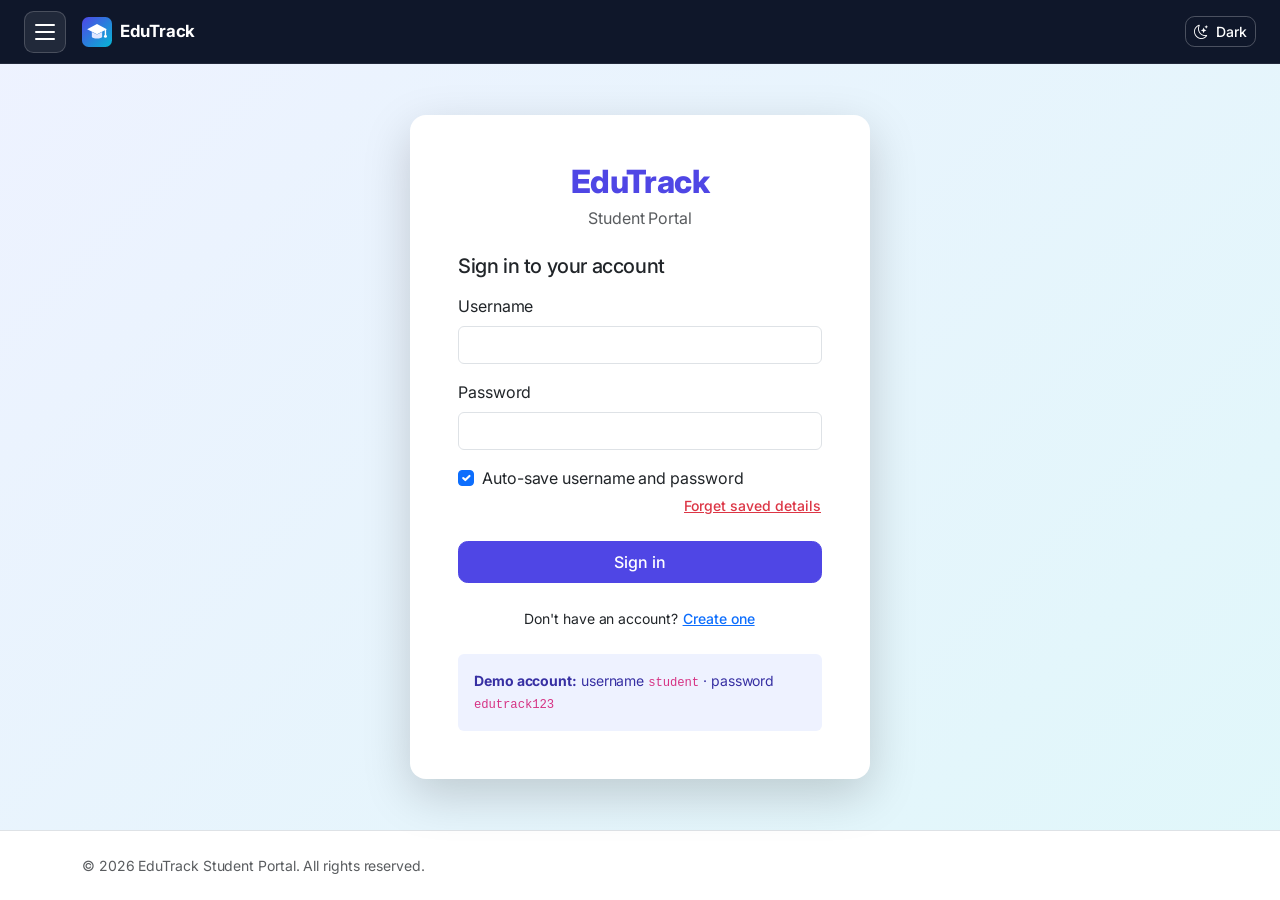
<file: chat.html>
<!DOCTYPE html>
<html lang="en">
<head>
  <meta charset="UTF-8">
  <meta name="viewport" content="width=device-width, initial-scale=1.0">
  <meta name="description" content="EduTrack chat: ask the study assistant about tasks, deadlines and course progress in course channels.">
  <meta name="keywords" content="EduTrack, chat, assistant, channels">
  <meta name="author" content="Your Name">
  <title>Chat | EduTrack</title>
  <link rel="icon" type="image/svg+xml" href="assets/logo.svg">
  <script>
    (function () {
      try {
        var t = localStorage.getItem('edutrack.theme') ||
          (window.matchMedia('(prefers-color-scheme: dark)').matches ? 'dark' : 'light');
        document.documentElement.setAttribute('data-bs-theme', t);
      } catch (e) {}
    })();
  </script>
  <link rel="stylesheet" href="https://cdn.jsdelivr.net/npm/bootstrap@5.3.3/dist/css/bootstrap.min.css">
  <link rel="stylesheet" href="https://cdn.jsdelivr.net/npm/bootstrap-icons@1.11.3/font/bootstrap-icons.min.css">
  <link rel="stylesheet" href="css/style.css">
</head>
<body data-protected="true">

  <div id="topbar"></div>

  <div class="app-shell">

    <div class="app-content">
      <main class="container-fluid px-3 px-lg-4 py-4">

        <header class="mb-4">
          <h1 class="h3 mb-1">Study Chat</h1>
          <p class="text-muted mb-0">Ask the assistant about your tasks, deadlines and progress.</p>
        </header>

        <div class="row g-3">
          <div class="col-lg-3">
            <div class="card h-100 shadow-sm">
              <div class="card-header fw-semibold">Channels</div>
              <div class="list-group list-group-flush" id="channel-list"></div>
            </div>
          </div>

          <div class="col-lg-9">
            <div class="card shadow-sm">
              <div class="card-header d-flex flex-wrap justify-content-between align-items-center gap-2">
                <div>
                  <h2 class="h6 mb-0" id="channel-title">#General</h2>
                  <small class="text-muted" id="channel-subtitle">Assistant</small>
                </div>
                <div class="d-flex gap-2">
                  <input type="search" id="chat-search" class="form-control form-control-sm"
                         placeholder="Search messages" aria-label="Search messages">
                  <button id="clear-chat" class="btn btn-outline-danger btn-sm" type="button">Clear</button>
                </div>
              </div>

              <div class="chat-thread" id="chat-thread" role="log" aria-live="polite" aria-label="Messages"></div>

              <div class="px-3 pt-2 small text-muted d-none" id="typing-indicator">Assistant is typing&hellip;</div>

              <div class="px-3 pt-2 pb-1 d-flex flex-wrap gap-2" aria-label="Quick commands">
                <button type="button" class="btn btn-outline-secondary btn-sm" data-command="/tasks">/tasks</button>
                <button type="button" class="btn btn-outline-secondary btn-sm" data-command="/progress">/progress</button>
                <button type="button" class="btn btn-outline-secondary btn-sm" data-command="/help">/help</button>
              </div>

              <form id="chat-form" class="card-footer bg-transparent">
                <div class="input-group">
                  <textarea id="chat-input" class="form-control" rows="1" maxlength="500"
                            placeholder="Type a message (Enter to send, Shift+Enter for a new line)"
                            aria-label="Message"></textarea>
                  <button class="btn btn-primary" type="submit">Send</button>
                </div>
              </form>
            </div>
          </div>
        </div>

      </main>

      <div id="site-footer"></div>
    </div>
  </div>

  <script src="https://cdn.jsdelivr.net/npm/bootstrap@5.3.3/dist/js/bootstrap.bundle.min.js"></script>
  <script src="js/data.js"></script>
  <script src="js/store.js"></script>
  <script src="js/common.js"></script>
  <script src="js/chat.js"></script>
</body>
</html>
</file>
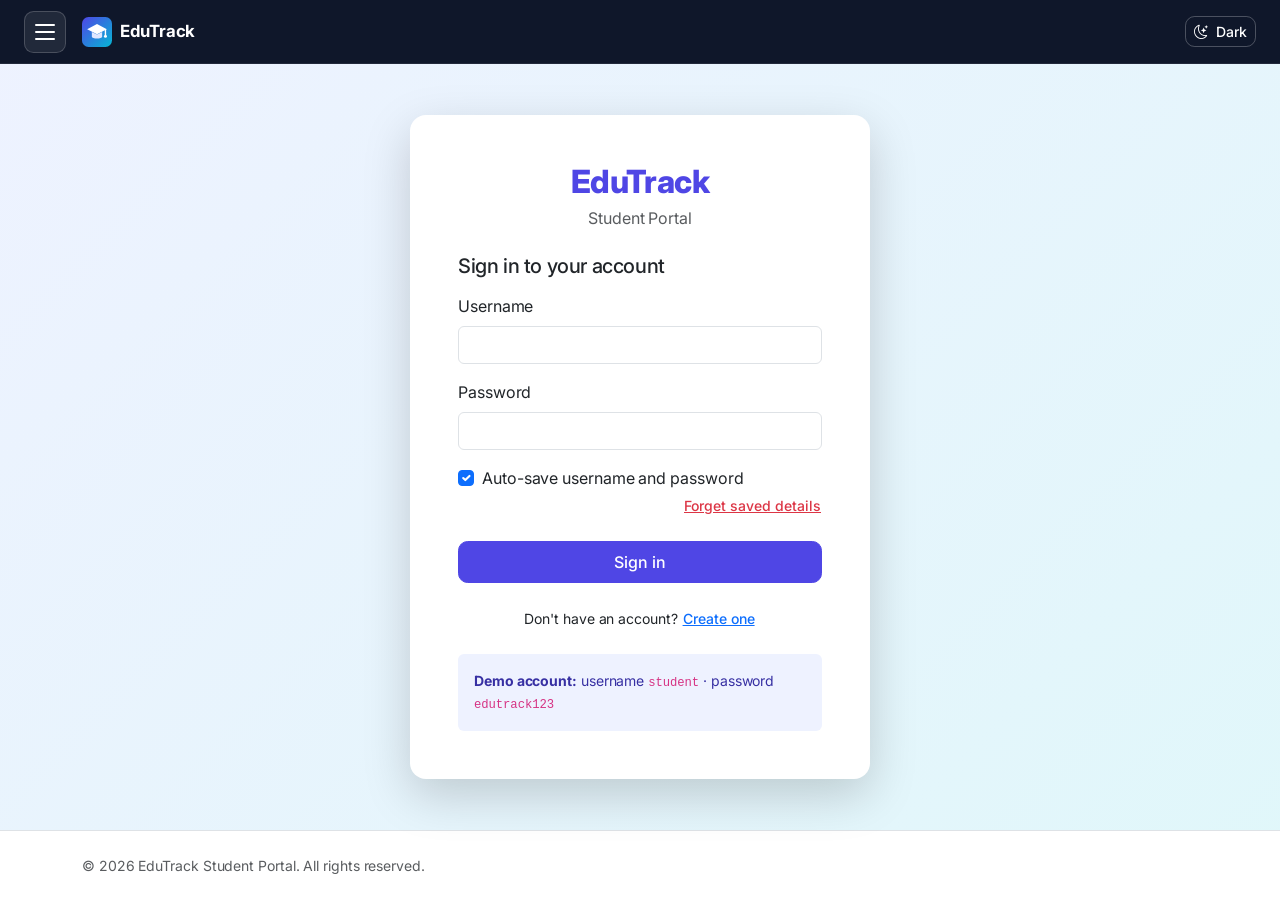
<file: courses.html>
<!DOCTYPE html>
<html lang="en">
<head>
  <meta charset="UTF-8">
  <meta name="viewport" content="width=device-width, initial-scale=1.0">
  <meta name="description" content="EduTrack course list: add, edit, delete and filter enrolled courses.">
  <meta name="keywords" content="EduTrack, courses, enrolment, progress">
  <meta name="author" content="Your Name">
  <title>Courses | EduTrack</title>
  <link rel="icon" type="image/svg+xml" href="assets/logo.svg">
  <script>
    (function () {
      try {
        var t = localStorage.getItem('edutrack.theme') ||
          (window.matchMedia('(prefers-color-scheme: dark)').matches ? 'dark' : 'light');
        document.documentElement.setAttribute('data-bs-theme', t);
      } catch (e) {}
    })();
  </script>
  <link rel="stylesheet" href="https://cdn.jsdelivr.net/npm/bootstrap@5.3.3/dist/css/bootstrap.min.css">
  <link rel="stylesheet" href="https://cdn.jsdelivr.net/npm/bootstrap-icons@1.11.3/font/bootstrap-icons.min.css">
  <link rel="stylesheet" href="css/style.css">
</head>
<body data-protected="true">

  <div id="topbar"></div>

  <div class="app-shell">

    <div class="app-content">
      <main class="container-fluid px-3 px-lg-4 py-4 page-main">

        <header class="page-header mb-4">
          <p class="eyebrow mb-1">Academics</p>
          <h1 class="h3 mb-1">Courses</h1>
          <p class="text-body-secondary mb-0">Manage the modules you are enrolled in and track your progress.</p>
        </header>

        <!-- Course navigation bar: status views, search and actions -->
        <nav class="course-subnav card shadow-sm mb-4" aria-label="Course views">
          <div class="card-body d-flex flex-column flex-xl-row gap-3 align-items-xl-center justify-content-between">
            <div class="course-pills d-flex gap-2" role="group" aria-label="Filter courses by status">
              <button type="button" class="course-pill active" data-status="all" aria-pressed="true">
                All <span class="count">0</span>
              </button>
              <button type="button" class="course-pill" data-status="In Progress" aria-pressed="false">
                In progress <span class="count">0</span>
              </button>
              <button type="button" class="course-pill" data-status="Completed" aria-pressed="false">
                Completed <span class="count">0</span>
              </button>
              <button type="button" class="course-pill" data-status="Not Started" aria-pressed="false">
                Not started <span class="count">0</span>
              </button>
            </div>

            <div class="d-flex flex-column flex-sm-row gap-2">
              <div class="input-group course-search">
                <span class="input-group-text"><i class="bi bi-search" aria-hidden="true"></i></span>
                <input type="search" id="course-search" class="form-control"
                       placeholder="Search code, title or tag" aria-label="Search courses">
              </div>
              <button type="button" class="btn btn-primary text-nowrap" id="add-course-btn">
                <i class="bi bi-plus-lg" aria-hidden="true"></i> Add course
              </button>
            </div>
          </div>
        </nav>

        <!-- Details for the chosen course -->
        <section class="card shadow-sm mb-4 d-none" id="course-detail" aria-labelledby="detail-title">
          <div class="card-body p-4">
            <div class="d-flex flex-wrap justify-content-between align-items-start gap-3 mb-3">
              <div>
                <p class="eyebrow mb-1" id="detail-code"></p>
                <h2 class="h5 mb-1" id="detail-title"></h2>
                <p class="text-body-secondary small mb-0" id="detail-meta"></p>
              </div>
              <span class="badge" id="detail-status"></span>
            </div>
            <div class="progress mb-4" id="detail-progress" role="progressbar"
                 aria-valuemin="0" aria-valuemax="100" aria-valuenow="0">
              <div class="progress-bar" id="detail-bar" style="width: 0%"></div>
            </div>
            <h3 class="h6 mb-2">Tasks for this course</h3>
            <ul class="list-group" id="detail-tasks"></ul>
          </div>
        </section>

        <p class="small text-body-secondary mb-2" id="course-count" aria-live="polite"></p>

        <section class="card shadow-sm" aria-label="Course list">
          <div class="table-responsive">
            <table class="table table-hover align-middle mb-0">
              <caption class="visually-hidden">Enrolled courses with progress, status and actions</caption>
              <thead class="table-light">
                <tr>
                  <th scope="col">Code</th>
                  <th scope="col">Course title</th>
                  <th scope="col" class="d-none d-md-table-cell">Lecturer</th>
                  <th scope="col" class="text-center d-none d-sm-table-cell">Credits</th>
                  <th scope="col">Progress</th>
                  <th scope="col">Status</th>
                  <th scope="col" class="text-end">Actions</th>
                </tr>
              </thead>
              <tbody id="course-rows"></tbody>
            </table>
          </div>
        </section>

      </main>

      <div id="site-footer"></div>
    </div>
  </div>

  <!-- Add / edit course modal -->
  <div class="modal fade" id="course-modal" tabindex="-1" aria-labelledby="course-modal-title" aria-hidden="true">
    <div class="modal-dialog modal-lg modal-dialog-centered">
      <form class="modal-content" id="course-form" novalidate>
        <div class="modal-header">
          <h2 class="modal-title h5" id="course-modal-title">Add course</h2>
          <button type="button" class="btn-close" data-bs-dismiss="modal" aria-label="Close"></button>
        </div>
        <div class="modal-body">
          <div class="row g-3">
            <div class="col-md-4">
              <label for="course-code" class="form-label">Course code</label>
              <input type="text" id="course-code" class="form-control" maxlength="12" required>
              <div class="invalid-feedback">Use 2 to 12 letters, numbers or hyphens.</div>
            </div>
            <div class="col-md-8">
              <label for="course-title" class="form-label">Course title</label>
              <input type="text" id="course-title" class="form-control" maxlength="120" required>
              <div class="invalid-feedback">Please enter a title (at least 3 characters).</div>
            </div>
            <div class="col-md-6">
              <label for="course-lecturer" class="form-label">Lecturer</label>
              <input type="text" id="course-lecturer" class="form-control" maxlength="60" required>
              <div class="invalid-feedback">Please enter the lecturer's name.</div>
            </div>
            <div class="col-md-3">
              <label for="course-credits" class="form-label">Credits</label>
              <input type="number" id="course-credits" class="form-control" min="1" max="6" step="1" required>
              <div class="invalid-feedback">Credits must be a whole number from 1 to 6.</div>
            </div>
            <div class="col-md-3">
              <label for="course-progress" class="form-label">Progress (%)</label>
              <input type="number" id="course-progress" class="form-control" min="0" max="100" step="1" required>
              <div class="invalid-feedback">Progress must be between 0 and 100.</div>
            </div>
            <div class="col-md-6">
              <label for="course-status-input" class="form-label">Status</label>
              <select id="course-status-input" class="form-select" required>
                <option value="In Progress">In Progress</option>
                <option value="Completed">Completed</option>
                <option value="Not Started">Not Started</option>
              </select>
            </div>
            <div class="col-md-6">
              <label for="course-tags" class="form-label">Tags <span class="text-muted small">(comma separated)</span></label>
              <input type="text" id="course-tags" class="form-control" placeholder="web, design">
            </div>
          </div>
        </div>
        <div class="modal-footer">
          <button type="button" class="btn btn-outline-secondary" data-bs-dismiss="modal">Cancel</button>
          <button type="submit" class="btn btn-primary" id="course-submit">Add course</button>
        </div>
      </form>
    </div>
  </div>

  <script src="https://cdn.jsdelivr.net/npm/bootstrap@5.3.3/dist/js/bootstrap.bundle.min.js"></script>
  <script src="js/data.js"></script>
  <script src="js/store.js"></script>
  <script src="js/common.js"></script>
  <script src="js/courses.js"></script>
</body>
</html>
</file>
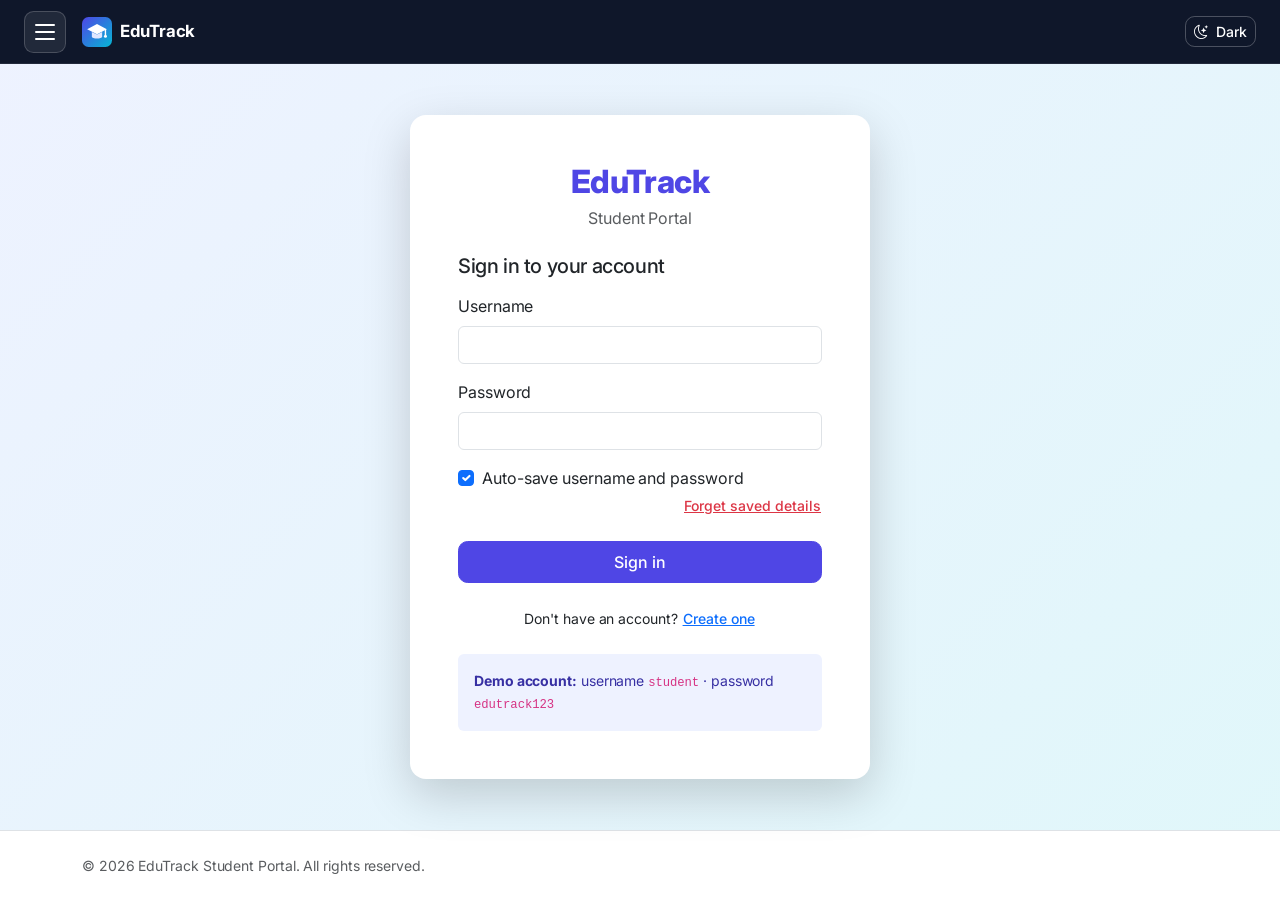
<file: login.html>
<!DOCTYPE html>
<html lang="en">
<head>
  <meta charset="UTF-8">
  <meta name="viewport" content="width=device-width, initial-scale=1.0">
  <meta name="description" content="EduTrack student portal: sign in or create an account to view your courses, tasks and progress.">
  <meta name="keywords" content="EduTrack, student portal, courses, tasks, chat">
  <meta name="author" content="Your Name">
  <title>Sign In | EduTrack Student Portal</title>
  <link rel="icon" type="image/svg+xml" href="assets/logo.svg">
  <script>
    // Apply the saved theme before first paint to avoid a flash of the wrong colours
    (function () {
      try {
        var t = localStorage.getItem('edutrack.theme') ||
          (window.matchMedia('(prefers-color-scheme: dark)').matches ? 'dark' : 'light');
        document.documentElement.setAttribute('data-bs-theme', t);
      } catch (e) {}
    })();
  </script>
  <link rel="stylesheet" href="https://cdn.jsdelivr.net/npm/bootstrap@5.3.3/dist/css/bootstrap.min.css">
  <link rel="stylesheet" href="https://cdn.jsdelivr.net/npm/bootstrap-icons@1.11.3/font/bootstrap-icons.min.css">
  <link rel="stylesheet" href="css/style.css">
</head>
<body class="auth-body">

  <div id="topbar"></div>

  <main class="container d-flex align-items-center justify-content-center py-5 flex-grow-1">
    <div class="card auth-card shadow-lg w-100">
      <div class="card-body p-4 p-md-5">

        <div class="text-center mb-4">
          <h1 class="brand-title h2 mb-1">EduTrack</h1>
          <p class="text-muted mb-0">Student Portal</p>
        </div>

        <div id="alert-box" class="alert d-none" role="alert"></div>

        <h2 id="form-heading" class="h5 mb-3">Sign in to your account</h2>

        <!-- Login form -->
        <form id="login-form" novalidate>
          <div class="mb-3">
            <label for="login-username" class="form-label">Username</label>
            <input type="text" id="login-username" class="form-control" autocomplete="username" required>
            <div class="invalid-feedback">Please enter your username.</div>
          </div>
          <div class="mb-3">
            <label for="login-password" class="form-label">Password</label>
            <input type="password" id="login-password" class="form-control" autocomplete="current-password" required>
            <div class="invalid-feedback">Please enter your password.</div>
          </div>

          <div class="form-check mb-1">
            <input class="form-check-input" type="checkbox" id="remember-me" checked>
            <label class="form-check-label" for="remember-me">Auto-save username and password</label>
          </div>
          <div class="d-flex justify-content-between align-items-center small mb-4">
            <span class="text-muted" id="autosave-status" aria-live="polite"></span>
            <button type="button" id="forget-saved" class="btn btn-link btn-sm p-0 text-danger">Forget saved details</button>
          </div>

          <button type="submit" class="btn btn-primary w-100 py-2">Sign in</button>
        </form>

        <!-- Registration form (hidden until toggled) -->
        <form id="register-form" class="d-none" novalidate>
          <div class="mb-3">
            <label for="reg-name" class="form-label">Full name</label>
            <input type="text" id="reg-name" class="form-control" autocomplete="name" required>
            <div class="invalid-feedback">Please enter your full name.</div>
          </div>
          <div class="mb-3">
            <label for="reg-username" class="form-label">Username</label>
            <input type="text" id="reg-username" class="form-control" autocomplete="username" required>
            <div class="invalid-feedback">Please choose a valid username.</div>
          </div>
          <div class="mb-3">
            <label for="reg-password" class="form-label">Password</label>
            <input type="password" id="reg-password" class="form-control" autocomplete="new-password" required>
            <div class="invalid-feedback">Password must be at least 6 characters.</div>
          </div>
          <div class="mb-4">
            <label for="reg-confirm" class="form-label">Confirm password</label>
            <input type="password" id="reg-confirm" class="form-control" autocomplete="new-password" required>
            <div class="invalid-feedback">Passwords do not match.</div>
          </div>
          <button type="submit" class="btn btn-success w-100 py-2">Create account</button>
        </form>

        <p class="text-center small mt-4 mb-0">
          <span id="toggle-text">Don't have an account?</span>
          <button type="button" id="toggle-mode" class="btn btn-link btn-sm p-0 align-baseline">Create one</button>
        </p>

        <div class="demo-hint mt-4 p-3 rounded small">
          <strong>Demo account:</strong> username <code>student</code> &middot; password <code>edutrack123</code>
        </div>

      </div>
    </div>
  </main>

  <div id="site-footer"></div>

  <script src="https://cdn.jsdelivr.net/npm/bootstrap@5.3.3/dist/js/bootstrap.bundle.min.js"></script>
  <script src="js/data.js"></script>
  <script src="js/store.js"></script>
  <script src="js/common.js"></script>
  <script src="js/auth.js"></script>
</body>
</html>
</file>
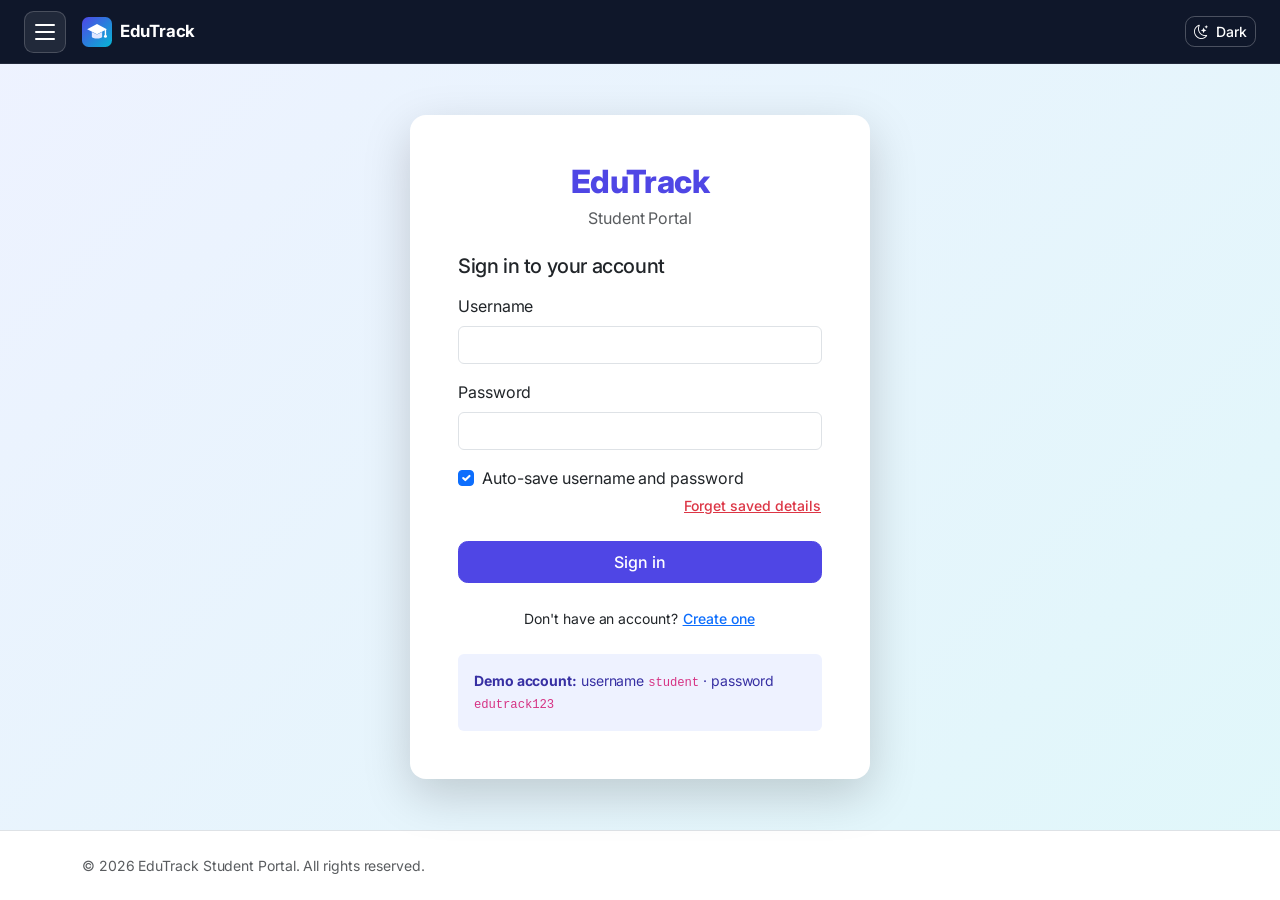
<file: profile.html>
<!DOCTYPE html>
<html lang="en">
<head>
  <meta charset="UTF-8">
  <meta name="viewport" content="width=device-width, initial-scale=1.0">
  <meta name="description" content="EduTrack profile: view and edit your personal details and password.">
  <meta name="keywords" content="EduTrack, profile, account, password">
  <meta name="author" content="Your Name">
  <title>My Profile | EduTrack</title>
  <script>
    (function () {
      try {
        var t = localStorage.getItem('edutrack.theme') ||
          (window.matchMedia('(prefers-color-scheme: dark)').matches ? 'dark' : 'light');
        document.documentElement.setAttribute('data-bs-theme', t);
      } catch (e) {}
    })();
  </script>
  <link rel="icon" type="image/svg+xml" href="assets/logo.svg">
  <link rel="stylesheet" href="https://cdn.jsdelivr.net/npm/bootstrap@5.3.3/dist/css/bootstrap.min.css">
  <link rel="stylesheet" href="https://cdn.jsdelivr.net/npm/bootstrap-icons@1.11.3/font/bootstrap-icons.min.css">
  <link rel="stylesheet" href="css/style.css">
</head>
<body data-protected="true">

  <div id="topbar"></div>

  <main class="container py-4 page-main">

    <header class="page-header mb-4">
      <p class="eyebrow mb-1">Account</p>
      <h1 class="h3 mb-1">My profile</h1>
      <p class="text-body-secondary mb-0">Keep your details up to date and change your password.</p>
    </header>

    <div class="row g-4">

      <!-- Summary card -->
      <div class="col-lg-4">
        <section class="card shadow-sm h-100" aria-label="Profile summary">
          <div class="card-body text-center p-4">
            <div class="avatar mx-auto mb-3" id="profile-initials" aria-hidden="true">--</div>
            <h2 class="h5 mb-1" id="profile-name">Your name</h2>
            <p class="text-body-secondary small mb-4" id="profile-username">@username</p>
            <dl class="profile-details text-start small mb-0">
              <dt>Email</dt>
              <dd id="profile-email">Not set</dd>
              <dt>Programme</dt>
              <dd id="profile-programme">Not set</dd>
            </dl>
          </div>
        </section>
      </div>

      <div class="col-lg-8">

        <!-- Personal details -->
        <form class="card shadow-sm mb-4" id="profile-form" novalidate>
          <div class="card-body p-4">
            <h2 class="h5 mb-1">Personal details</h2>
            <p class="text-body-secondary small mb-4">These details appear on your profile and in the top bar.</p>
            <div class="row g-3">
              <div class="col-md-6">
                <label for="field-fullname" class="form-label">Full name</label>
                <input type="text" id="field-fullname" class="form-control" maxlength="60" autocomplete="name" required>
                <div class="invalid-feedback">Please enter your full name.</div>
              </div>
              <div class="col-md-6">
                <label for="field-email" class="form-label">Email <span class="text-body-secondary small">(optional)</span></label>
                <input type="email" id="field-email" class="form-control" maxlength="80" autocomplete="email">
                <div class="invalid-feedback">Please enter a valid email address.</div>
              </div>
              <div class="col-12">
                <label for="field-programme" class="form-label">Programme</label>
                <input type="text" id="field-programme" class="form-control" maxlength="80" required>
                <div class="invalid-feedback">Please enter your programme.</div>
              </div>
            </div>
          </div>
          <div class="card-footer bg-transparent d-flex justify-content-end gap-2 p-3">
            <button type="submit" class="btn btn-primary px-4">Save details</button>
          </div>
        </form>

        <!-- Password -->
        <form class="card shadow-sm" id="password-form" novalidate>
          <div class="card-body p-4">
            <h2 class="h5 mb-1">Change password</h2>
            <p class="text-body-secondary small mb-4">Use at least 6 characters. Your new password replaces the old one at next sign-in.</p>
            <div class="row g-3">
              <div class="col-12">
                <label for="pw-current" class="form-label">Current password</label>
                <input type="password" id="pw-current" class="form-control" autocomplete="current-password" required>
                <div class="invalid-feedback">Please enter your current password.</div>
              </div>
              <div class="col-md-6">
                <label for="pw-new" class="form-label">New password</label>
                <input type="password" id="pw-new" class="form-control" autocomplete="new-password" required>
                <div class="invalid-feedback">Use at least 6 characters.</div>
              </div>
              <div class="col-md-6">
                <label for="pw-confirm" class="form-label">Confirm new password</label>
                <input type="password" id="pw-confirm" class="form-control" autocomplete="new-password" required>
                <div class="invalid-feedback">Passwords do not match.</div>
              </div>
            </div>
          </div>
          <div class="card-footer bg-transparent d-flex justify-content-end gap-2 p-3">
            <button type="submit" class="btn btn-outline-primary px-4">Update password</button>
          </div>
        </form>

      </div>
    </div>

  </main>

  <div id="site-footer"></div>

  <script src="https://cdn.jsdelivr.net/npm/bootstrap@5.3.3/dist/js/bootstrap.bundle.min.js"></script>
  <script src="js/data.js"></script>
  <script src="js/store.js"></script>
  <script src="js/common.js"></script>
  <script src="js/profile.js"></script>
</body>
</html>
</file>
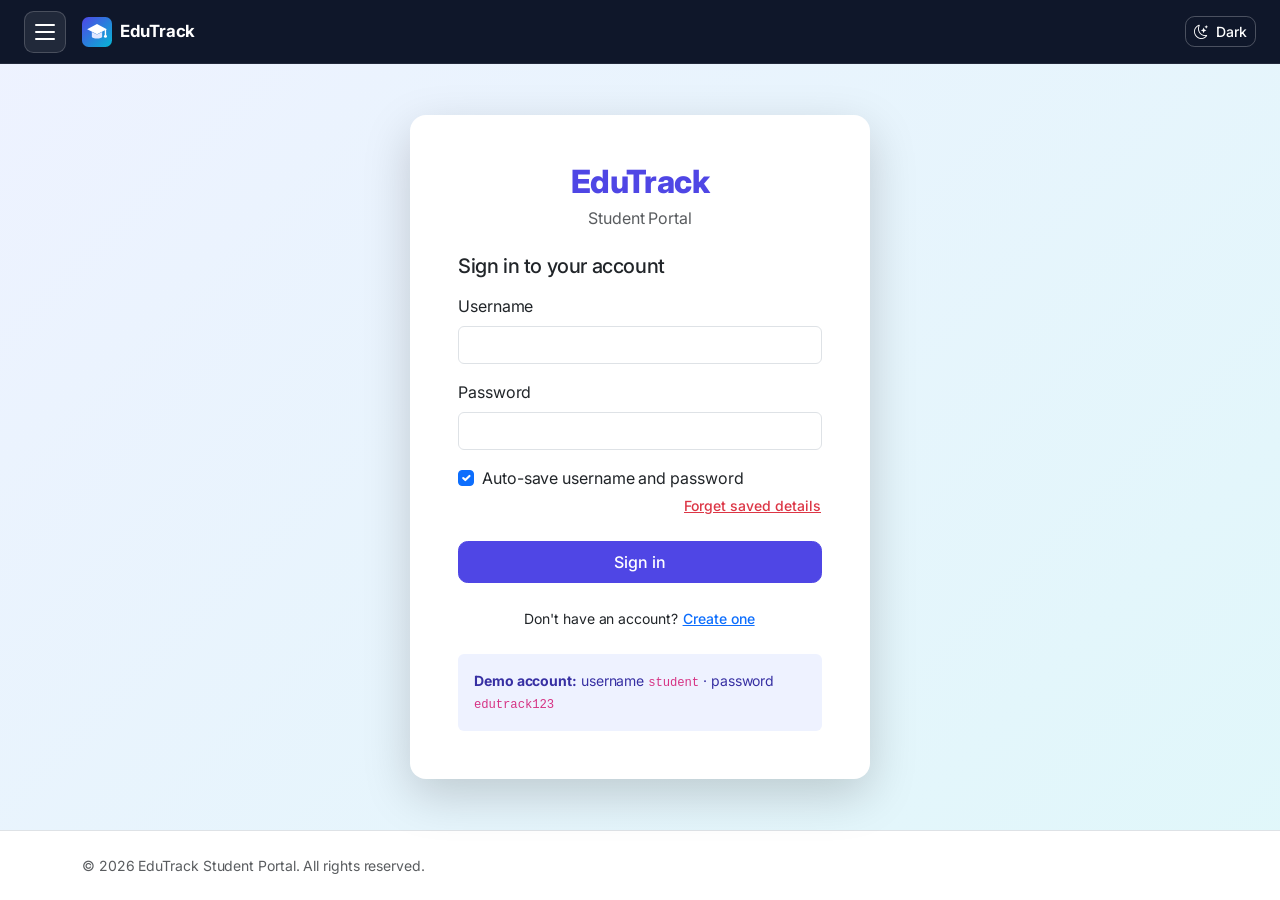
<file: tasks.html>
<!DOCTYPE html>
<html lang="en">
<head>
  <meta charset="UTF-8">
  <meta name="viewport" content="width=device-width, initial-scale=1.0">
  <meta name="description" content="EduTrack task board: add, edit, delete and filter assignments by status.">
  <meta name="keywords" content="EduTrack, tasks, assignments, deadlines">
  <meta name="author" content="Your Name">
  <title>Tasks | EduTrack</title>
  <link rel="icon" type="image/svg+xml" href="assets/logo.svg">
  <script>
    (function () {
      try {
        var t = localStorage.getItem('edutrack.theme') ||
          (window.matchMedia('(prefers-color-scheme: dark)').matches ? 'dark' : 'light');
        document.documentElement.setAttribute('data-bs-theme', t);
      } catch (e) {}
    })();
  </script>
  <link rel="stylesheet" href="https://cdn.jsdelivr.net/npm/bootstrap@5.3.3/dist/css/bootstrap.min.css">
  <link rel="stylesheet" href="https://cdn.jsdelivr.net/npm/bootstrap-icons@1.11.3/font/bootstrap-icons.min.css">
  <link rel="stylesheet" href="css/style.css">
</head>
<body data-protected="true">

  <div id="topbar"></div>

  <div class="app-shell">

    <div class="app-content">
      <main class="container-fluid px-3 px-lg-4 py-4">

        <header class="mb-4 d-flex flex-wrap justify-content-between align-items-end gap-3">
          <div>
            <h1 class="h3 mb-1">My Tasks</h1>
            <p class="text-muted mb-0">Assignments and deadlines, sorted by due date.</p>
          </div>
          <button type="button" class="btn btn-primary" id="add-task-btn">+ Add task</button>
        </header>

        <p class="small text-body-secondary mb-3" id="task-filter-note" aria-live="polite"></p>

        <div class="mb-4" role="group" aria-label="Filter tasks by status">
          <div class="btn-group flex-wrap" role="group">
            <button type="button" class="btn btn-outline-primary active" data-filter="all" aria-pressed="true">All</button>
            <button type="button" class="btn btn-outline-primary" data-filter="Pending" aria-pressed="false">Pending</button>
            <button type="button" class="btn btn-outline-primary" data-filter="In Progress" aria-pressed="false">In Progress</button>
            <button type="button" class="btn btn-outline-primary" data-filter="Completed" aria-pressed="false">Completed</button>
          </div>
        </div>

        <section aria-label="Task list">
          <div class="row g-4" id="task-grid"></div>
        </section>

      </main>

      <div id="site-footer"></div>
    </div>
  </div>

  <!-- Add / edit task modal -->
  <div class="modal fade" id="task-modal" tabindex="-1" aria-labelledby="task-modal-title" aria-hidden="true">
    <div class="modal-dialog modal-dialog-centered">
      <form class="modal-content" id="task-form" novalidate>
        <div class="modal-header">
          <h2 class="modal-title h5" id="task-modal-title">Add task</h2>
          <button type="button" class="btn-close" data-bs-dismiss="modal" aria-label="Close"></button>
        </div>
        <div class="modal-body">
          <div class="mb-3">
            <label for="task-title" class="form-label">Task title</label>
            <input type="text" id="task-title" class="form-control" maxlength="120" required>
            <div class="invalid-feedback">Please enter a title (at least 3 characters).</div>
          </div>
          <div class="row g-3">
            <div class="col-md-6">
              <label for="task-course" class="form-label">Course</label>
              <select id="task-course" class="form-select" required></select>
              <div class="invalid-feedback">Please choose a course.</div>
            </div>
            <div class="col-md-6">
              <label for="task-due" class="form-label">Due date</label>
              <input type="date" id="task-due" class="form-control" required>
              <div class="invalid-feedback">Please choose a due date.</div>
            </div>
            <div class="col-md-6">
              <label for="task-priority" class="form-label">Priority</label>
              <select id="task-priority" class="form-select">
                <option value="High">High</option>
                <option value="Medium" selected>Medium</option>
                <option value="Low">Low</option>
              </select>
            </div>
            <div class="col-md-6">
              <label for="task-status" class="form-label">Status</label>
              <select id="task-status" class="form-select">
                <option value="Pending">Pending</option>
                <option value="In Progress">In Progress</option>
                <option value="Completed">Completed</option>
              </select>
            </div>
          </div>
        </div>
        <div class="modal-footer">
          <button type="button" class="btn btn-outline-secondary" data-bs-dismiss="modal">Cancel</button>
          <button type="submit" class="btn btn-primary" id="task-submit">Add task</button>
        </div>
      </form>
    </div>
  </div>

  <script src="https://cdn.jsdelivr.net/npm/bootstrap@5.3.3/dist/js/bootstrap.bundle.min.js"></script>
  <script src="js/data.js"></script>
  <script src="js/store.js"></script>
  <script src="js/common.js"></script>
  <script src="js/tasks.js"></script>
</body>
</html>
</file>
<file: css/style.css>
/* ==========================================================================
   style.css - EduTrack
   Bootstrap 5.3 provides the grid and components and handles light/dark via
   data-bs-theme. This file defines the brand, navigation and page styles.
   ========================================================================== */

@import url('https://fonts.googleapis.com/css2?family=Inter:wght@400;500;600;700;800&display=swap');

:root {
  --edu-primary: #4f46e5;
  --edu-primary-dark: #3730a3;
  --edu-accent: #06b6d4;
  --edu-nav: #0f172a;
  --edu-nav-line: rgba(255, 255, 255, 0.08);
}

body {
  display: flex;
  flex-direction: column;
  min-height: 100vh;
  font-family: 'Inter', system-ui, -apple-system, 'Segoe UI', Roboto, sans-serif;
  letter-spacing: -0.005em;
}

h1, h2, h3, h4, h5, h6 {
  letter-spacing: -0.02em;
}

.btn {
  border-radius: 0.6rem;
  font-weight: 500;
}

.btn-primary {
  background-color: var(--edu-primary);
  border-color: var(--edu-primary);
}

.btn-primary:hover {
  background-color: var(--edu-primary-dark);
  border-color: var(--edu-primary-dark);
}

.card {
  border-radius: 0.9rem;
  border: 1px solid var(--bs-border-color-translucent);
}

/* ---------- Top bar ---------- */

.app-topbar {
  background: var(--edu-nav);
  border-bottom: 1px solid var(--edu-nav-line);
  min-height: 64px;
  z-index: 1030;
}

.app-topbar .navbar-brand {
  color: #fff;
  font-weight: 700;
  font-size: 1.05rem;
}

.app-topbar .navbar-brand:hover {
  color: #fff;
  opacity: 0.9;
}

/* Three-line hamburger; animates into an X when the menu is open */
.hamburger {
  width: 42px;
  height: 42px;
  flex: 0 0 42px;
  display: inline-flex;
  flex-direction: column;
  justify-content: center;
  align-items: center;
  gap: 5px;
  padding: 0;
  background: rgba(255, 255, 255, 0.08);
  border: 1px solid rgba(255, 255, 255, 0.18);
  border-radius: 0.6rem;
  cursor: pointer;
  transition: background-color 0.2s ease;
}

.hamburger:hover {
  background: rgba(255, 255, 255, 0.16);
}

.hamburger span {
  display: block;
  width: 20px;
  height: 2px;
  background: #fff;
  border-radius: 2px;
  transition: transform 0.25s ease, opacity 0.2s ease;
}

.hamburger[aria-expanded="true"] span:nth-child(1) {
  transform: translateY(7px) rotate(45deg);
}

.hamburger[aria-expanded="true"] span:nth-child(2) {
  opacity: 0;
}

.hamburger[aria-expanded="true"] span:nth-child(3) {
  transform: translateY(-7px) rotate(-45deg);
}

.hamburger:focus-visible {
  outline: 3px solid var(--edu-accent);
  outline-offset: 2px;
}

.btn-theme {
  color: #fff;
  background: transparent;
  border: 1px solid rgba(255, 255, 255, 0.25);
}

.btn-theme:hover {
  color: #fff;
  background: rgba(255, 255, 255, 0.12);
}

.user-chip {
  align-items: center;
  gap: 0.4rem;
  color: #e2e8f0;
  font-size: 0.9rem;
  padding: 0.3rem 0.7rem;
  border-radius: 2rem;
  background: rgba(255, 255, 255, 0.08);
}

/* ---------- Navigation panel (off-canvas) ---------- */

.site-menu {
  width: min(340px, 88vw);
}

.site-menu .offcanvas-header {
  border-bottom: 1px solid var(--bs-border-color);
}

.site-menu-list {
  padding: 0.6rem;
}

/* Nested levels are indented with a guide line */
.site-menu-list .site-menu-list {
  margin: 0.15rem 0 0.15rem 0.9rem;
  padding: 0.15rem 0 0.15rem 0.6rem;
  border-left: 1px solid var(--bs-border-color);
}

.site-menu-link {
  display: flex;
  align-items: center;
  gap: 0.7rem;
  width: 100%;
  padding: 0.6rem 0.75rem;
  border: 0;
  border-radius: 0.6rem;
  background: transparent;
  color: var(--bs-body-color);
  font-size: 0.95rem;
  font-weight: 500;
  text-align: left;
  text-decoration: none;
}

.site-menu-link:hover {
  background: var(--bs-tertiary-bg);
  color: var(--bs-body-color);
}

.site-menu-link:focus-visible {
  outline: 3px solid var(--edu-accent);
  outline-offset: -2px;
}

.site-menu-link > i:first-child {
  width: 1.2rem;
  text-align: center;
  font-size: 1.05rem;
  color: var(--bs-secondary-color);
}

.site-menu-link.is-active {
  background: rgba(79, 70, 229, 0.12);
  color: var(--edu-primary);
  font-weight: 600;
}

.site-menu-link.is-active > i:first-child {
  color: var(--edu-primary);
}

.site-menu-link.is-danger {
  color: #dc2626;
}

.site-menu-toggle .chevron {
  margin-left: auto;
  font-size: 0.8rem;
  color: var(--bs-secondary-color);
  transition: transform 0.2s ease;
}

.site-menu-toggle[aria-expanded="true"] {
  background: var(--bs-tertiary-bg);
}

.site-menu-toggle[aria-expanded="true"] .chevron {
  transform: rotate(180deg);
}

/* ---------- Shared page elements ---------- */

.app-content {
  flex: 1 1 auto;
  min-width: 0;
  display: flex;
  flex-direction: column;
}

.app-content > main,
main.page-main {
  flex: 1 0 auto;
}

.eyebrow {
  font-size: 0.78rem;
  font-weight: 700;
  letter-spacing: 0.12em;
  text-transform: uppercase;
  color: var(--edu-primary);
}

[data-bs-theme="dark"] .eyebrow {
  color: #a5b4fc;
}

.hero {
  background:
    radial-gradient(1000px 420px at 0% -10%, rgba(79, 70, 229, 0.12), transparent 60%),
    radial-gradient(800px 380px at 100% 0%, rgba(6, 182, 212, 0.12), transparent 60%);
}

.feature-icon {
  flex: 0 0 44px;
  height: 44px;
  display: inline-flex;
  align-items: center;
  justify-content: center;
  border-radius: 0.75rem;
  background: rgba(79, 70, 229, 0.12);
  color: var(--edu-primary);
  font-size: 1.2rem;
}

[data-bs-theme="dark"] .feature-icon {
  color: #a5b4fc;
}

.lift {
  transition: transform 0.2s ease, box-shadow 0.2s ease;
}

.lift:hover {
  transform: translateY(-4px);
  box-shadow: 0 0.75rem 2rem rgba(15, 23, 42, 0.12) !important;
}

.step-number {
  width: 40px;
  height: 40px;
  flex: 0 0 40px;
  display: inline-flex;
  align-items: center;
  justify-content: center;
  border-radius: 50%;
  background: var(--edu-primary);
  color: #fff;
  font-weight: 700;
}

.app-footer {
  border-top: 1px solid var(--bs-border-color);
  color: var(--bs-secondary-color);
  background: var(--bs-body-bg);
}

.footer-link {
  color: var(--bs-secondary-color);
  text-decoration: none;
}

.footer-link:hover {
  color: var(--edu-primary);
  text-decoration: underline;
}

/* ---------- Workspace: dashboard ---------- */

.stat-card {
  border: none;
  border-radius: 1rem;
}

.stat-label {
  font-size: 0.8rem;
  opacity: 0.9;
  text-transform: uppercase;
  letter-spacing: 0.06em;
}

.stat-value {
  font-size: 2rem;
  font-weight: 700;
  line-height: 1.1;
}

.chart-wrap {
  position: relative;
  height: 300px;
}

.progress {
  height: 1.1rem;
  border-radius: 0.5rem;
}

.progress-bar {
  font-size: 0.72rem;
  background-color: var(--edu-primary);
}

/* ---------- Workspace: tasks ---------- */

.task-card {
  transition: transform 0.15s ease, box-shadow 0.15s ease;
}

.task-card:hover {
  transform: translateY(-3px);
  box-shadow: 0 0.75rem 1.5rem rgba(15, 23, 42, 0.15) !important;
}

/* ---------- Workspace: chat ---------- */

.chat-thread {
  height: 420px;
  overflow-y: auto;
  display: flex;
  flex-direction: column;
  gap: 0.5rem;
  padding: 1rem;
}

.chat-day {
  text-align: center;
  font-size: 0.75rem;
  color: var(--bs-secondary-color);
  margin: 0.5rem 0;
}

.chat-day span {
  background: var(--bs-tertiary-bg);
  padding: 0.15rem 0.7rem;
  border-radius: 1rem;
}

.chat-row {
  display: flex;
}

.chat-row.mine {
  justify-content: flex-end;
}

.chat-bubble {
  max-width: 78%;
  padding: 0.5rem 0.75rem;
  border-radius: 1rem;
}

.chat-row.mine .chat-bubble {
  border-bottom-right-radius: 0.25rem;
}

.chat-row.theirs .chat-bubble {
  border-bottom-left-radius: 0.25rem;
}

.chat-text {
  white-space: pre-wrap;
  word-break: break-word;
}

.chat-time {
  font-size: 0.7rem;
  opacity: 0.75;
  text-align: right;
}

/* ---------- Sign-in page ---------- */

.auth-body {
  background: linear-gradient(135deg, #eef2ff 0%, #e0f7fa 100%);
}

[data-bs-theme="dark"] .auth-body {
  background: linear-gradient(135deg, #1e1b4b 0%, #0c4a6e 100%);
}

.auth-card {
  max-width: 460px;
  margin: 0 auto;
  border: none;
  border-radius: 1rem;
}

.brand-title {
  color: var(--edu-primary);
  font-weight: 800;
  letter-spacing: -0.02em;
}

[data-bs-theme="dark"] .brand-title {
  color: #a5b4fc;
}

.demo-hint {
  background: #eef2ff;
  color: var(--edu-primary-dark);
}

[data-bs-theme="dark"] .demo-hint {
  background: rgba(79, 70, 229, 0.2);
  color: #c7d2fe;
}

/* ---------- Responsive and accessibility ---------- */

@media (max-width: 575.98px) {
  .stat-value {
    font-size: 1.5rem;
  }

  .auth-card .card-body {
    padding: 1.5rem !important;
  }

  .chat-bubble {
    max-width: 90%;
  }
}

:focus-visible {
  outline: 3px solid var(--edu-accent);
  outline-offset: 2px;
}

@media (prefers-reduced-motion: reduce) {
  *,
  *::before,
  *::after {
    transition-duration: 0.01ms !important;
  }
}

/* ==========================================================================
   Course navigation bar
   ========================================================================== */
.course-pill {
  display: inline-flex;
  align-items: center;
  white-space: nowrap;
  padding: 0.4rem 0.9rem;
  border-radius: 2rem;
  border: 1px solid var(--bs-border-color);
  background: transparent;
  color: var(--bs-body-color);
  font-size: 0.9rem;
  font-weight: 500;
  transition: background-color 0.15s ease, border-color 0.15s ease;
}

.course-pill:hover {
  background: var(--bs-tertiary-bg);
}

.course-pill.active {
  background: var(--edu-primary);
  border-color: var(--edu-primary);
  color: #fff;
}

.course-pill .count {
  margin-left: 0.4rem;
  font-size: 0.75rem;
  padding: 0.05rem 0.45rem;
  border-radius: 1rem;
  background: var(--bs-tertiary-bg);
  color: var(--bs-body-color);
}

.course-pill.active .count {
  background: rgba(255, 255, 255, 0.22);
  color: #fff;
}

.course-pills {
  overflow-x: auto;
  padding-bottom: 0.25rem;
}

.course-search {
  min-width: 260px;
}

/* ==========================================================================
   Profile page
   ========================================================================== */
.avatar {
  width: 88px;
  height: 88px;
  border-radius: 50%;
  display: flex;
  align-items: center;
  justify-content: center;
  background: var(--edu-primary);
  color: #fff;
  font-size: 1.75rem;
  font-weight: 700;
}

.profile-details dt {
  color: var(--bs-secondary-color);
  font-weight: 600;
  margin-top: 0.75rem;
}

.profile-details dd {
  margin-bottom: 0;
}

.profile-details dt:first-child {
  margin-top: 0;
}

.page-header h1 {
  font-weight: 700;
}


/* ==========================================================================
   Top bar links (Home, Courses, Tasks, Profile)
   ========================================================================== */
.top-link {
  color: #cbd5e1;
  padding: 0.45rem 0.8rem;
  border-radius: 0.5rem;
  font-size: 0.92rem;
  font-weight: 500;
  text-decoration: none;
  transition: color 0.15s ease, background-color 0.15s ease;
}

.top-link:hover {
  color: #fff;
  background: rgba(255, 255, 255, 0.08);
}

.top-link.is-active {
  color: #fff;
  background: rgba(255, 255, 255, 0.16);
  font-weight: 600;
}

.top-link:focus-visible {
  outline: 3px solid var(--edu-accent);
  outline-offset: 2px;
}

.course-picker {
  min-width: 240px;
}

/* Top bar dropdown menus (Courses, Tasks) */
button.top-link {
  background: transparent;
  border: 0;
}

.top-dropdown {
  min-width: 17rem;
  padding: 0.4rem;
  border-radius: 0.75rem;
  box-shadow: 0 0.75rem 2rem rgba(15, 23, 42, 0.25);
}

.top-dropdown .dropdown-item {
  border-radius: 0.5rem;
  font-size: 0.92rem;
}
</file>
